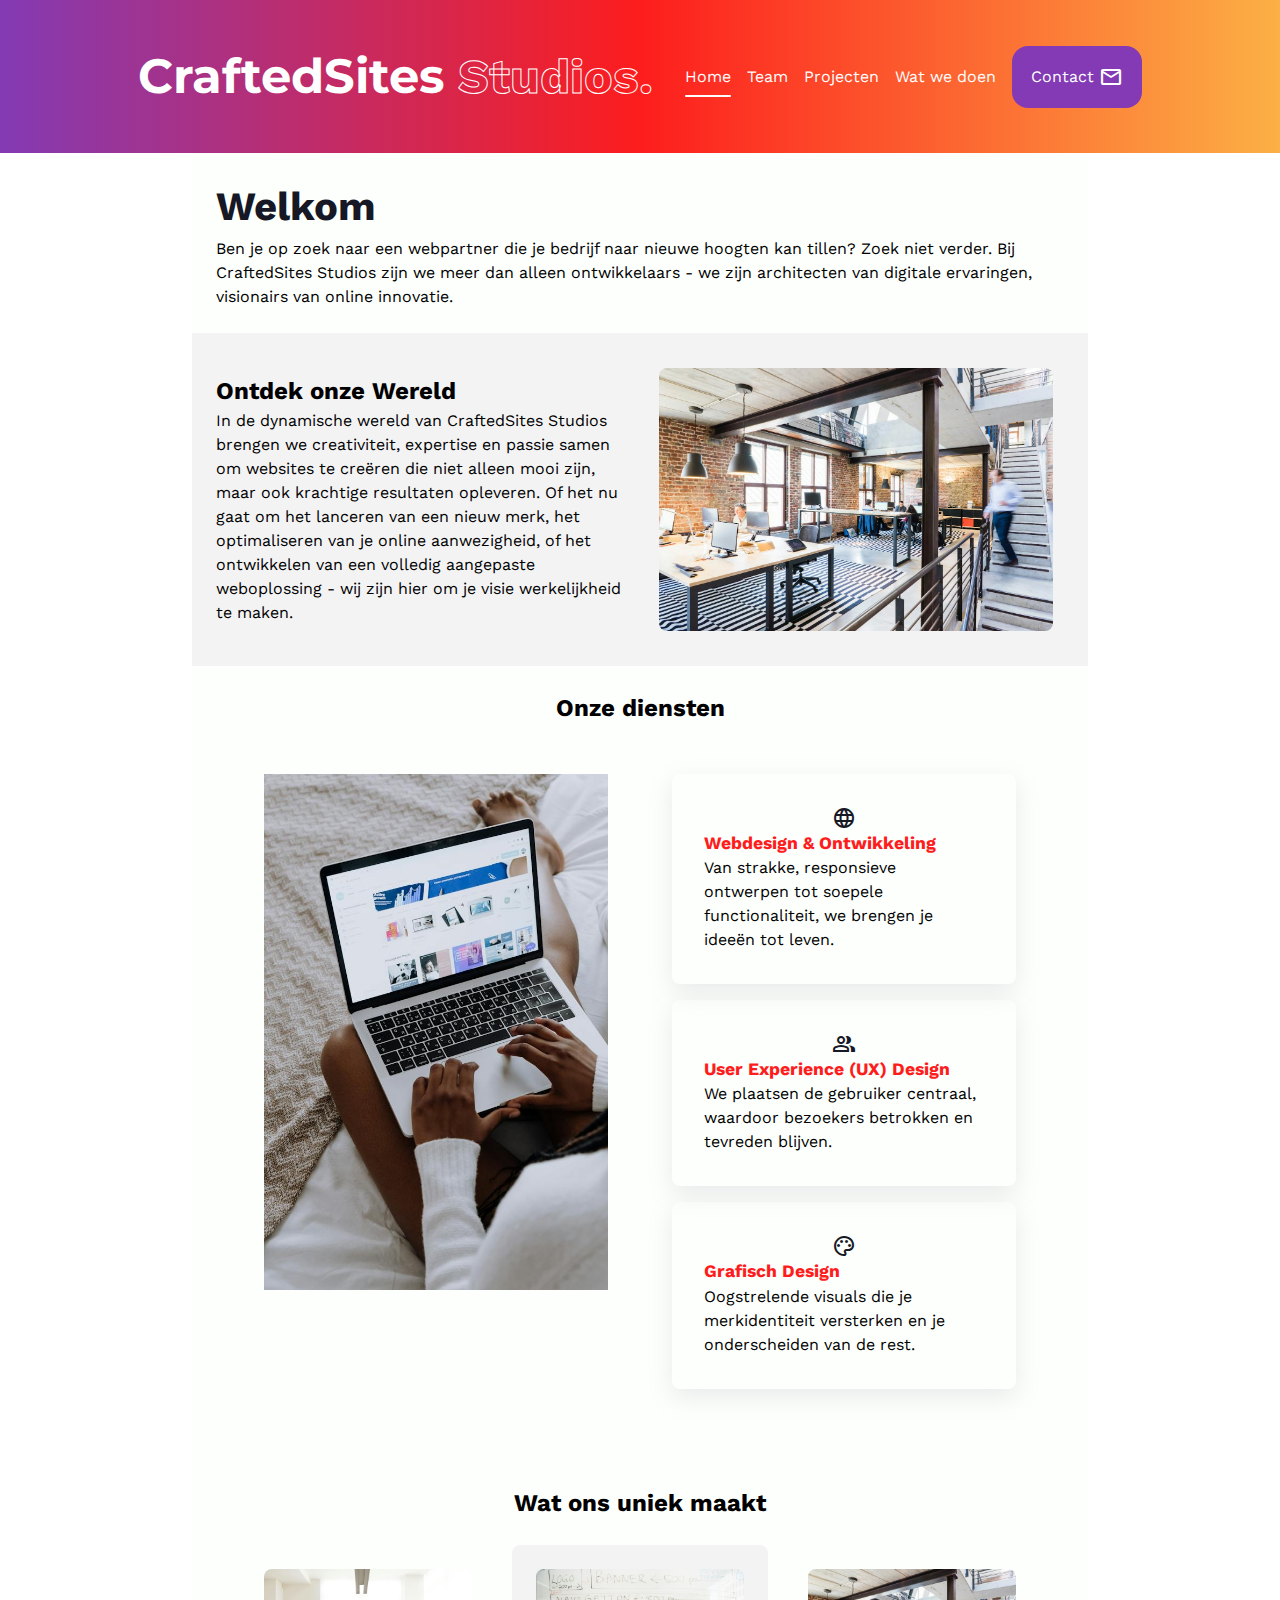
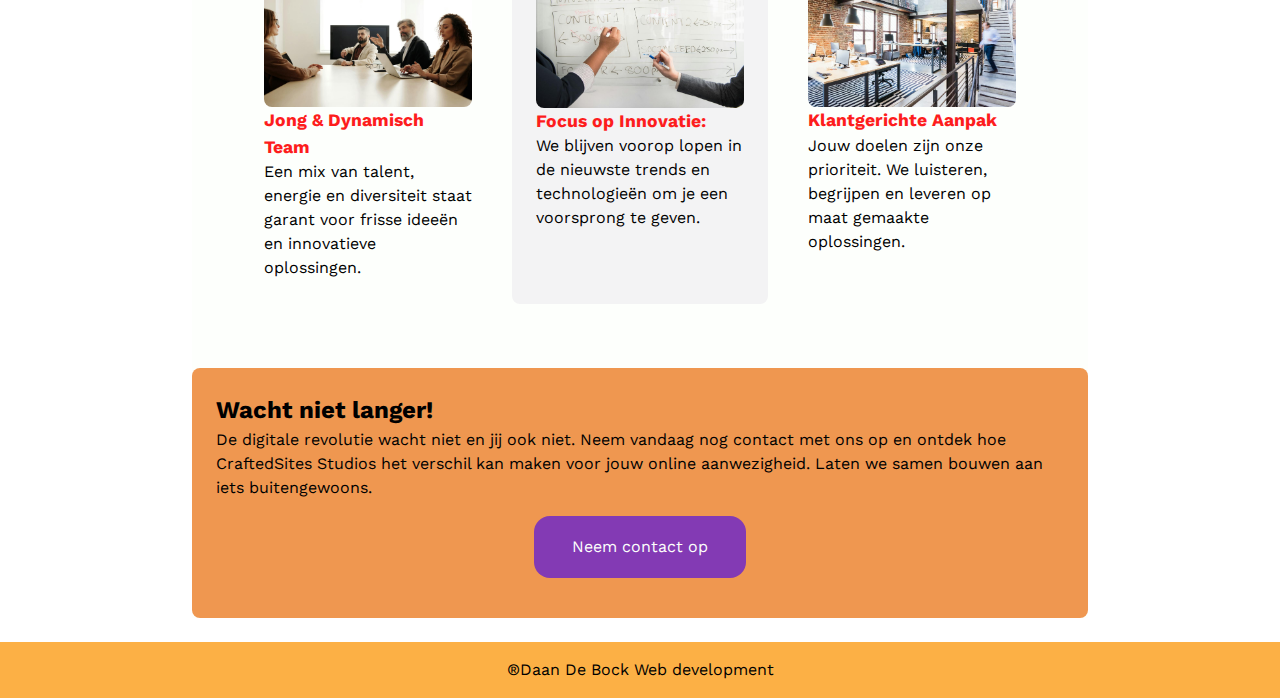
<file: index.html>
<!DOCTYPE html>
<html lang="nl">

<head>
    <meta charset="UTF-8">
    <meta name="viewport" content="width=device-width, initial-scale=1.0">
    <title>Home - CraftedSites Studios</title>
    <link rel="stylesheet" href="css/reset.css">
    <link rel="stylesheet" href="css/core.css">
    <link rel="stylesheet" href="css/style.css">
    <link rel="stylesheet"
        href="https://fonts.googleapis.com/css2?family=Material+Symbols+Outlined:opsz,wght,FILL,GRAD@20..48,100..700,0..1,-50..200" />
</head>

<body>
    <header>
        <h1>CraftedSites <span class="stroke">Studios.</span></h1>
        <nav>
            <a href="index.html" class="navlink-current">Home</a><a href="team.html">Team</a><a
                href="projecten.html">Projecten</a><a href="werkwijze.html">Wat we doen</a><a href="contact.html"
                class="button-contact"> Contact <span class="material-symbols-outlined">
                    mail
                </span></a>
        </nav>
    </header>
    <main>
        <section class="intro">
            <h2>Welkom </h2>
            <p>Ben je op zoek naar een webpartner die je bedrijf naar nieuwe hoogten kan tillen? Zoek niet verder. Bij
                CraftedSites Studios zijn we meer dan alleen ontwikkelaars - we zijn architecten van digitale
                ervaringen, visionairs van online innovatie.
            </p>
        </section>
        <section class="grid grid-col2 section-world">

            <article>
                <h3>Ontdek onze Wereld</h3>
                <p>In de dynamische wereld van CraftedSites Studios brengen we creativiteit, expertise en passie samen
                    om websites te creëren die niet alleen mooi zijn, maar ook krachtige resultaten opleveren. Of het nu
                    gaat om het lanceren van een nieuw merk, het optimaliseren van je online aanwezigheid, of het
                    ontwikkelen van een volledig aangepaste weboplossing - wij zijn hier om je visie werkelijkheid te
                    maken.
                </p>
            </article>

            <section class="world-images">
                <img src="img/office01.jpg" alt="HQ van CraftedSitesStudios">
                <!-- <img src="img/varia05.jpg" alt="vrouw tekent op whiteboard" id="topside"> -->

            </section>

        </section>
        <section class="services">
            <h3>Onze diensten</h3>
            <section class="grid grid-col2">
                <div>
                    <img src="img/eduflow.jpg" alt="">
                </div>
                <section class="services-cards">
                    <article>
                        <p class="icon">
                            <span class="material-symbols-outlined">
                                language
                            </span>
                        </p>
                        <h4>Webdesign & Ontwikkeling</h4>
                        <p>Van strakke, responsieve ontwerpen tot soepele functionaliteit, we brengen je ideeën tot
                            leven.
                        </p>
                    </article>
                    <article>
                        <p class="icon">
                            <span class="material-symbols-outlined">
                                group
                            </span>
                        </p>
                        <h4>User Experience (UX) Design</h4>
                        <p>We plaatsen de gebruiker centraal, waardoor bezoekers betrokken en tevreden blijven.</p>
                    </article>
                    <article>
                        <p class="icon">
                            <span class="material-symbols-outlined">
                                palette
                            </span>
                        </p>
                        <h4>Grafisch Design</h4>
                        <p>Oogstrelende visuals die je merkidentiteit versterken en je onderscheiden van de rest.</p>
                    </article>
                </section>
            </section>

        </section>

        <section class="usp">
            <h3>Wat ons uniek maakt</h3>
            <section class="grid grid-col3 usp-card">
                <section>
                    <img src="img/meeting.jpeg" alt="meeting van CraftedSitesStudios">
                    <h4>Jong & Dynamisch Team</h4>
                    <p>Een mix van talent, energie en diversiteit staat garant voor frisse ideeën en innovatieve
                        oplossingen.</p>
                </section>

                <section>
                    <img src="img/varia03.jpg" alt="">
                    <h4>Focus op Innovatie:</h4>
                    <p>
                        We blijven voorop lopen in de nieuwste trends en technologieën om je een
                        voorsprong te geven.
                    </p>
                </section>
                <section>
                    <img src="img/office01.jpg" alt="">
                    <h4>Klantgerichte Aanpak</h4>
                    <p>
                        Jouw doelen zijn onze prioriteit. We luisteren, begrijpen en leveren op
                        maat
                        gemaakte oplossingen.
                    </p>
                </section>
            </section>
        </section>
        <section class="cta">

            <h3>Wacht niet langer!</h3>
            <p>De digitale revolutie wacht niet en jij ook niet. Neem vandaag nog contact met ons op en ontdek hoe
                CraftedSites Studios het verschil kan maken voor jouw online aanwezigheid. Laten we samen bouwen aan
                iets buitengewoons.
            </p>
            <a href="contact.html" class="button-contact">Neem contact op</a>

        </section>
    </main>
    <footer>
        <p> &reg;Daan De Bock Web development</p>
    </footer>
</body>

</html>
</file>
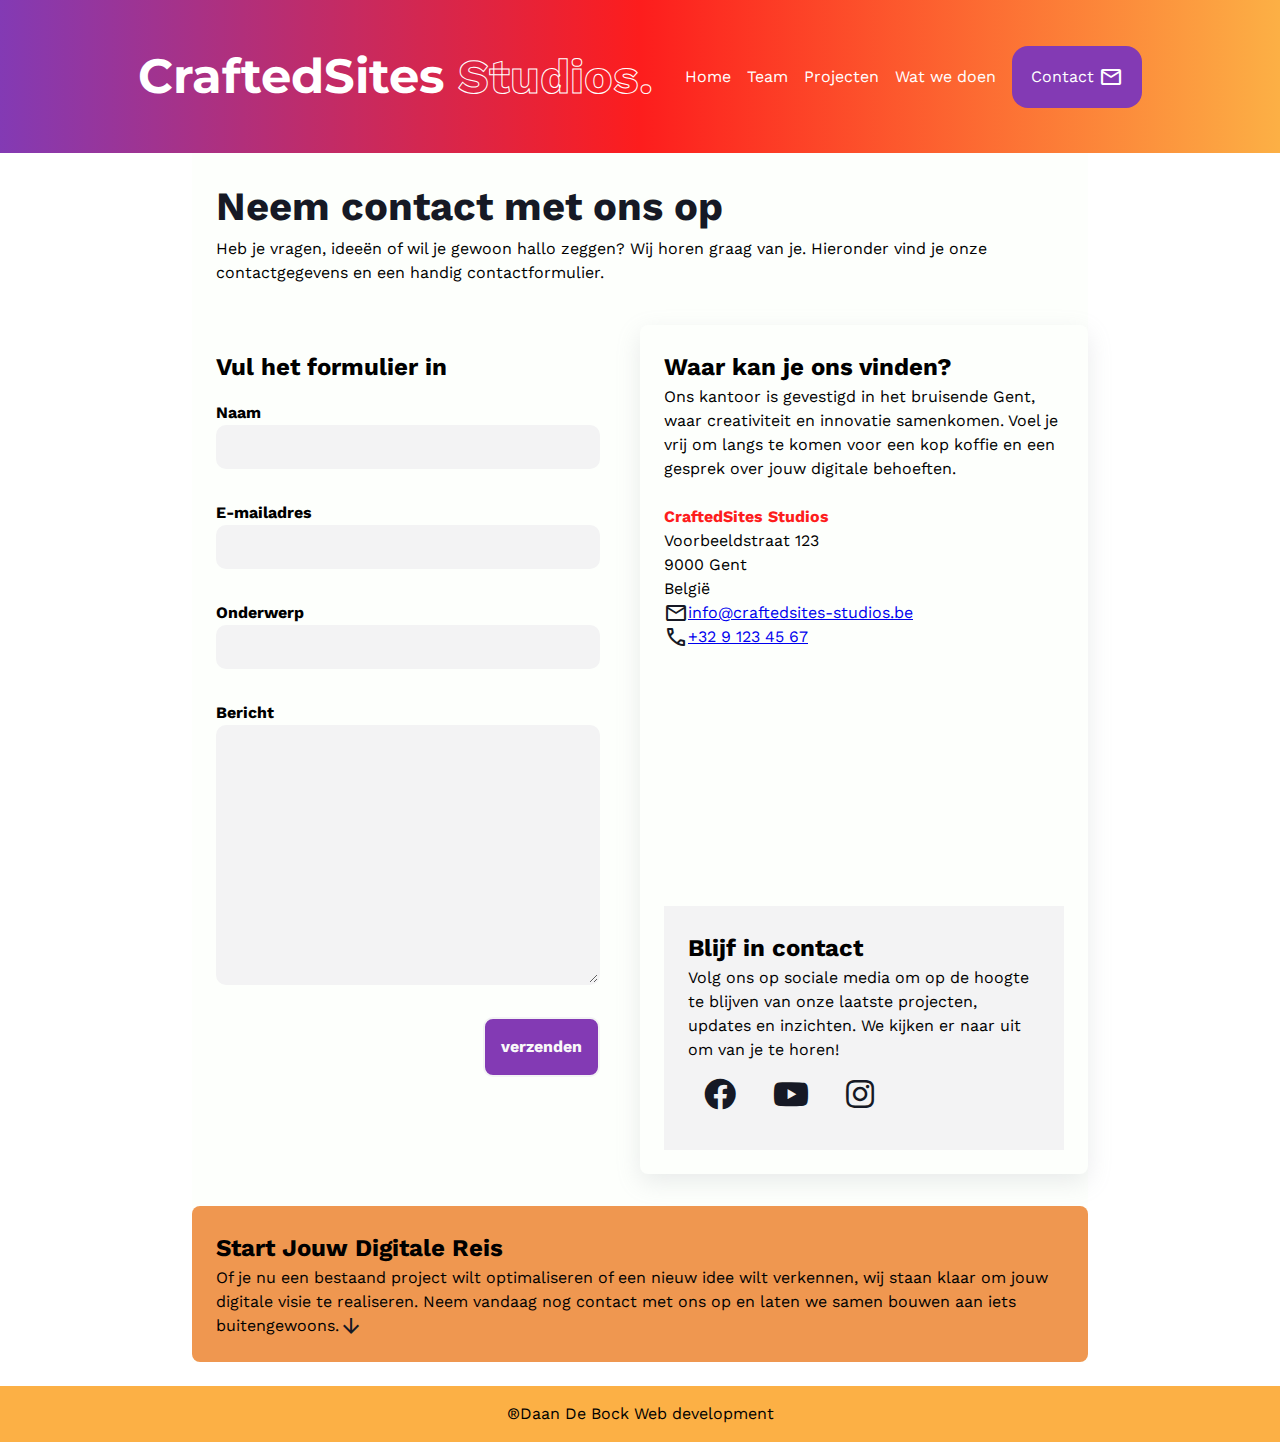
<file: contact.html>
<!DOCTYPE html>
<html lang="nl">

<head>
    <meta charset="UTF-8">
    <meta name="viewport" content="width=device-width, initial-scale=1.0">
    <title>Contact - CraftedSites Studios</title>
    <link rel="stylesheet" href="css/reset.css">
    <link rel="stylesheet" href="css/core.css">
    <link rel="stylesheet" href="css/style.css">
    <link rel="stylesheet"
        href="https://fonts.googleapis.com/css2?family=Material+Symbols+Outlined:opsz,wght,FILL,GRAD@20..48,100..700,0..1,-50..200" />
    <link rel="stylesheet" id="font awesome-css"
        href="https://cdnjs.cloudflare.com/ajax/libs/font-awesome/5.13.0/css/all.min.css?ver=6.3.2" media="all">
</head>

<body>
    <header>
        <h1>CraftedSites <span class="stroke">Studios.</span></h1>
        <nav>
            <a href="index.html">Home</a><a href="team.html">Team</a><a href="projecten.html">Projecten</a><a
                href="werkwijze.html">Wat we doen</a><a href="contact.html" class="button-contact">Contact <span
                    class="material-symbols-outlined">
                    mail
                </span></a>
        </nav>
    </header>
    <main>
        <section class="intro">
            <h2>Neem contact met ons op</h2>
            <p>Heb je vragen, ideeën of wil je gewoon hallo zeggen? Wij horen graag van je. Hieronder vind je onze
                contactgegevens en een handig contactformulier.
            </p>
        </section>
        <section class="grid grid-col2-right contact">
            <section class="form">
                <h3>Vul het formulier in</h3>
                <form action="#">
                    <div class="formgroup">
                        <label for="naam">Naam</label>
                        <input type="text" id="naam" name="naam">
                    </div>
                    <div class="formgroup">
                        <label for="email">E-mailadres</label>
                        <input type="email" id="email" name="email">
                    </div>
                    <div class="formgroup">
                        <label for="onderwerp">Onderwerp</label>
                        <input type="text" id="onderwerp" name="onderwerp">
                    </div>
                    <div class="formgroup">
                        <label for="bericht">Bericht</label>
                        <textarea name="bericht" id="bericht" cols="30" rows="10"></textarea>
                    </div>
                    <div class="formgroup">
                        <input type="submit" value="verzenden" class="button-contact">
                    </div>
                </form>
            </section>
            <section class="address">
                <article>

                    <h3>Waar kan je ons vinden?</h3>
                    <p>Ons kantoor is gevestigd in het bruisende Gent, waar creativiteit en innovatie samenkomen. Voel
                        je vrij om langs te komen voor een kop koffie en een gesprek over jouw digitale behoeften.</p>
                    <address> <br>
                        <span class="title">CraftedSites Studios</span><br>
                        Voorbeeldstraat 123<br>
                        9000 Gent<br>
                        België<br>
                        <a href="mailto:info@craftedsites-studios.be"><span class="material-symbols-outlined">
                                mail
                            </span>info@craftedsites-studios.be</a><br>
                        <a href="tel:+32 9 123 45 67"><span class="material-symbols-outlined">
                                call
                            </span>+32 9 123 45 67</a>
                    </address>
                    <iframe
                        src="https://www.google.com/maps/embed?pb=!1m18!1m12!1m3!1d2509.4752659827573!2d3.6576875905152835!3d51.02584227282801!2m3!1f0!2f0!3f0!3m2!1i1024!2i768!4f13.1!3m3!1m2!1s0x47c3723d4480bf81%3A0x2e860f0fbf157977!2sSyntra!5e0!3m2!1snl!2sbe!4v1705933430883!5m2!1snl!2sbe"
                        width="400" height="250" style="border:0;" allowfullscreen="" loading="lazy"
                        referrerpolicy="no-referrer-when-downgrade"></iframe>
                    <section class="socials">
                        <h3>Blijf in contact</h3>
                        <p>Volg ons op sociale media om op de hoogte te blijven van onze laatste projecten, updates en
                            inzichten. We kijken er naar uit om van je te horen!</p>
                        <p>
                            <a href="https://www.facebook.com/"><i class="fab fa-facebook"></i></a>
                            <a href="https://www.youtube.com/watch?v=dQw4w9WgXcQ"><i class="fab fa-youtube"></i></a>
                            <a href="https://www.instagram.com/"><i class="fab fa-instagram"></i></a>

                        </p>
                    </section>
                </article>

            </section>
        </section>
        <section class="cta">
            <h3>Start Jouw Digitale Reis</h3>
            <p>Of je nu een bestaand project wilt optimaliseren of een nieuw idee wilt verkennen, wij staan
                klaar om jouw digitale visie te realiseren. Neem vandaag nog contact met ons op en laten we
                samen bouwen aan iets buitengewoons.<span class="material-symbols-outlined">
                    arrow_downward
                </span> </p>
        </section>
    </main>
    <footer>
        <p> &reg;Daan De Bock Web development</p>
    </footer>
</body>

</html>
</file>
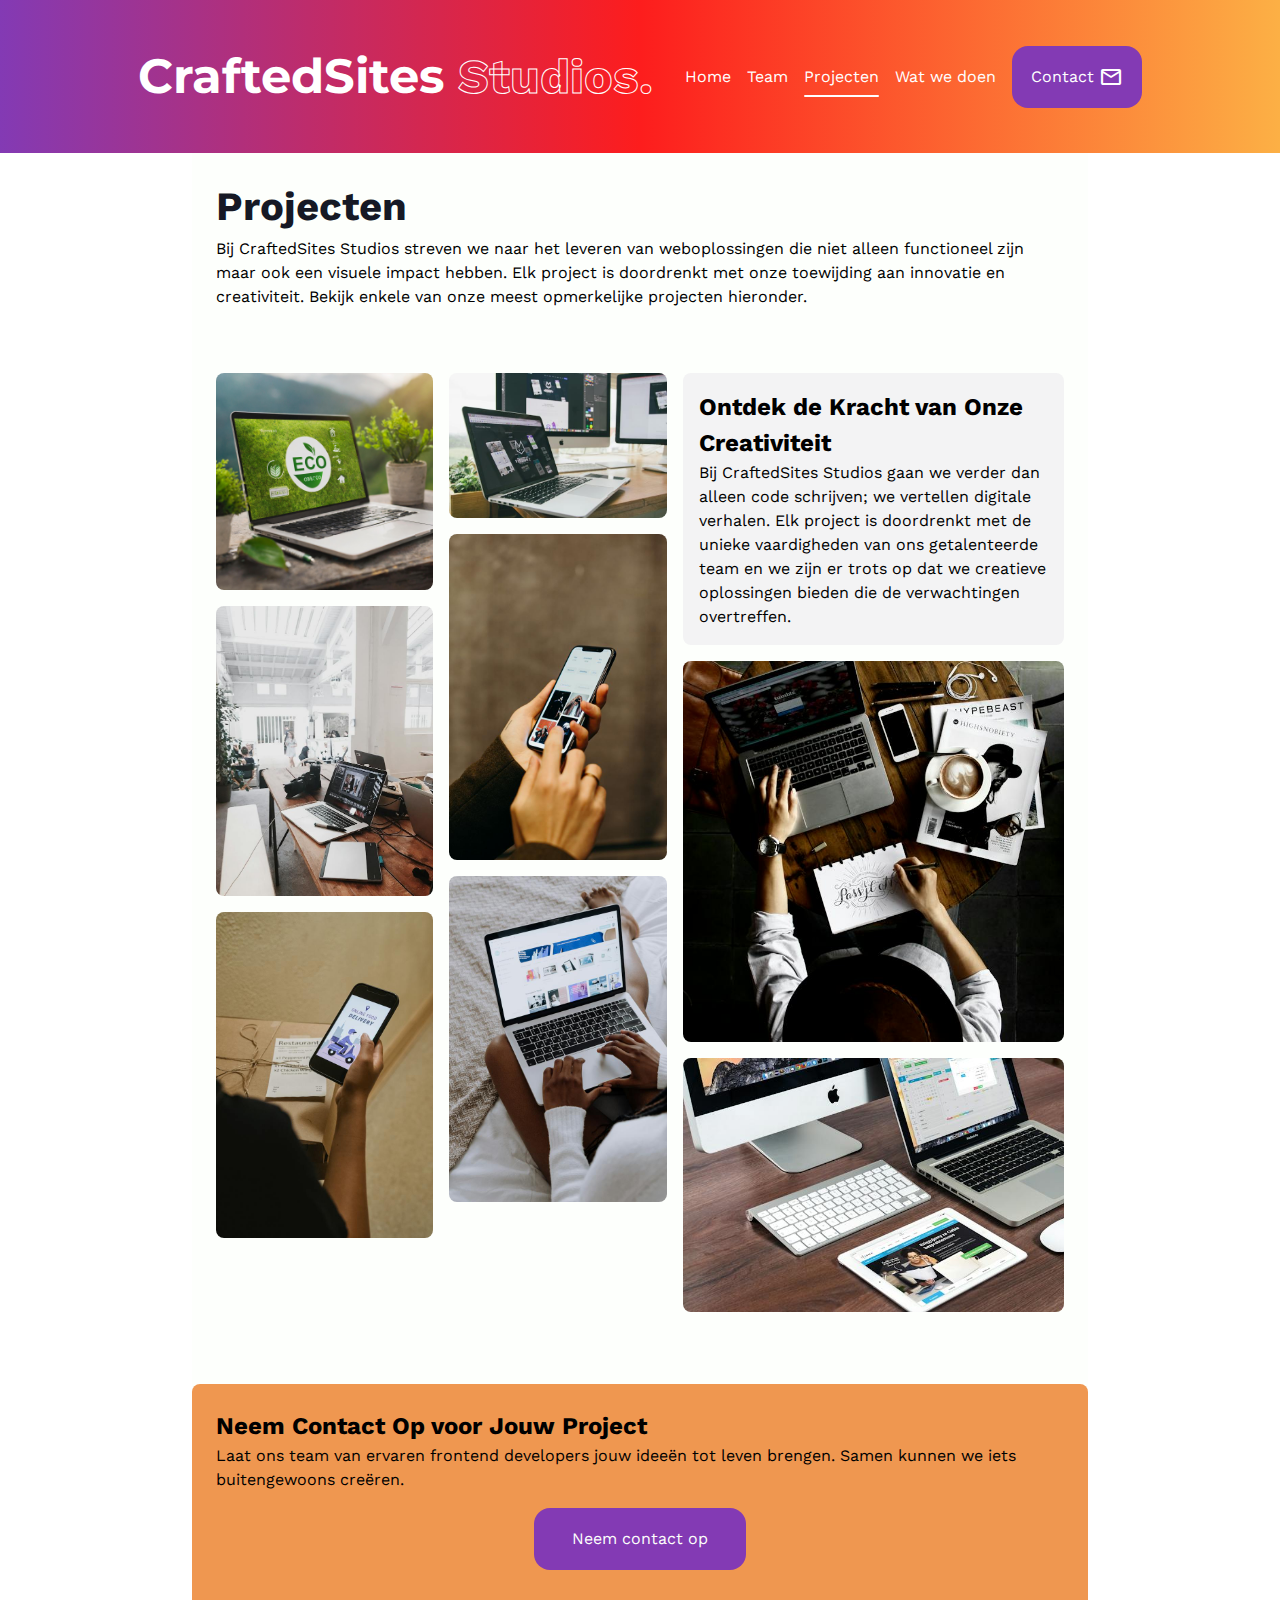
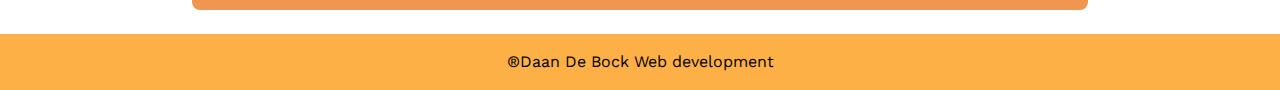
<file: Projecten.html>
<!DOCTYPE html>
<html lang="nl">

<head>
    <meta charset="UTF-8">
    <meta name="viewport" content="width=device-width, initial-scale=1.0">
    <title>Projecten- CraftedSites Studios</title>
    <link rel="stylesheet" href="css/reset.css">
    <link rel="stylesheet" href="css/core.css">
    <link rel="stylesheet" href="css/style.css">
    <link rel="stylesheet"
        href="https://fonts.googleapis.com/css2?family=Material+Symbols+Outlined:opsz,wght,FILL,GRAD@20..48,100..700,0..1,-50..200" />
</head>

<body>
    <header>
        <h1>CraftedSites <span class="stroke">Studios.</span></h1>
        <nav>
            <a href="index.html">Home</a><a href="team.html">Team</a><a href="projecten.html"
                class="navlink-current">Projecten</a><a href="werkwijze.html">Wat we doen</a><a href="contact.html"
                class="button-contact">Contact <span class="material-symbols-outlined">
                    mail
                </span></a>
        </nav>
    </header>
    <main>
        <section class="intro">
            <h2>Projecten</h2>
            <p>Bij CraftedSites Studios streven we naar het leveren van weboplossingen die niet alleen functioneel zijn
                maar ook een visuele impact hebben. Elk project is doordrenkt met onze toewijding aan innovatie en
                creativiteit. Bekijk enkele van onze meest opmerkelijke projecten hieronder.
            </p>
        </section>
        <section id="projects">

            <div>
                <figure>
                    <img src="img/ecoboutique.jpg" alt="eco boutique">
                    <figcaption>
                        <h3>EcoBoutique Website</h3>
                        Een duurzame e-commerce site die elegantie combineert met milieubewustzijn.
                    </figcaption>
                </figure>
                <figure>
                    <img src="img/techtalk.jpg" alt="Tech Talk">
                    <figcaption>
                        <h3>TechTalk Blog Platform</h3>Een dynamisch blogplatform voor de technologiecommunity, met een
                        intuïtieve
                        gebruikerservaring.
                    </figcaption>
                </figure>
                <figure>
                    <img src="img/foodiefinder.jpg" alt="foodie finder">
                    <figcaption>
                        <h3>FoodieFinder App</h3>Een restaurantontdekkingsapp met geavanceerde zoekfunctionaliteit en
                        prachtige visuele
                        presentatie.
                    </figcaption>
                </figure>
            </div>
            <div>
                <figure>
                    <img src="img/craftedspaces.jpg" alt="craftedspaces">
                    <figcaption>
                        <h3>CraftedSpaces</h3>Een visueel verbluffende website die het werk van
                        een interieurdesignstudio in de
                        schijnwerpers zet.
                    </figcaption>
                </figure>

                <figure>
                    <img src="img/eventease.jpg" alt="eventease">
                    <figcaption>
                        <h3>EventEase Evenementen platform</h3>Een all-in-one evenementenplatform met ticketverkoop,
                        planning en interactieve
                        functies.
                    </figcaption>
                    <figure>
                        <img src="img/eduflow.jpg" alt="eduflow">
                        <figcaption>
                            <h3>EduFlow Educatief Platform</h3>Een interactief educatief platform met aangepaste
                            cursussen
                            en geavanceerde
                            leerfunctionaliteiten.
                        </figcaption>
                    </figure>
                </figure>
            </div>
            <div>
                <article id="project-info">
                    <h3>Ontdek de Kracht van Onze Creativiteit</h3>
                    <p>Bij CraftedSites Studios gaan we verder dan alleen code schrijven; we vertellen digitale
                        verhalen. Elk project is doordrenkt met de unieke vaardigheden van ons getalenteerde team en we
                        zijn er trots op dat we creatieve oplossingen bieden die de verwachtingen overtreffen.
                    </p>
                </article>
                <figure>
                    <img src="img/portfolio.jpg" alt="portfolio showcase">
                    <figcaption>
                        <h3>Portfolio Showcase Kunstenaarswebsite</h3>Een online portfolio voor een kunstenaar, met
                        focus op beeldende kunst en
                        tentoonstellingen.
                    </figcaption>
                </figure>
                <figure>
                    <img src="img/healthhub.jpg" alt="Healthhub">
                    <figcaption>
                        <h3>HealthHub Gezondheidsportaal</h3>Een uitgebreid online gezondheidsportaal dat toegang biedt
                        tot medische informatie en
                        diensten.
                    </figcaption>
                </figure>

            </div>

        </section>
        <section class="cta">
            <h3>Neem Contact Op voor Jouw Project</h3>
            <p>Laat ons team van ervaren frontend developers jouw ideeën tot leven brengen. Samen kunnen we iets
                buitengewoons creëren.
            </p>
            <a href="contact.html" class="button-contact">Neem contact op</a>
        </section>



    </main>
    <footer>
        <p> &reg;Daan De Bock Web development</p>
    </footer>
</body>

</html>
</file>
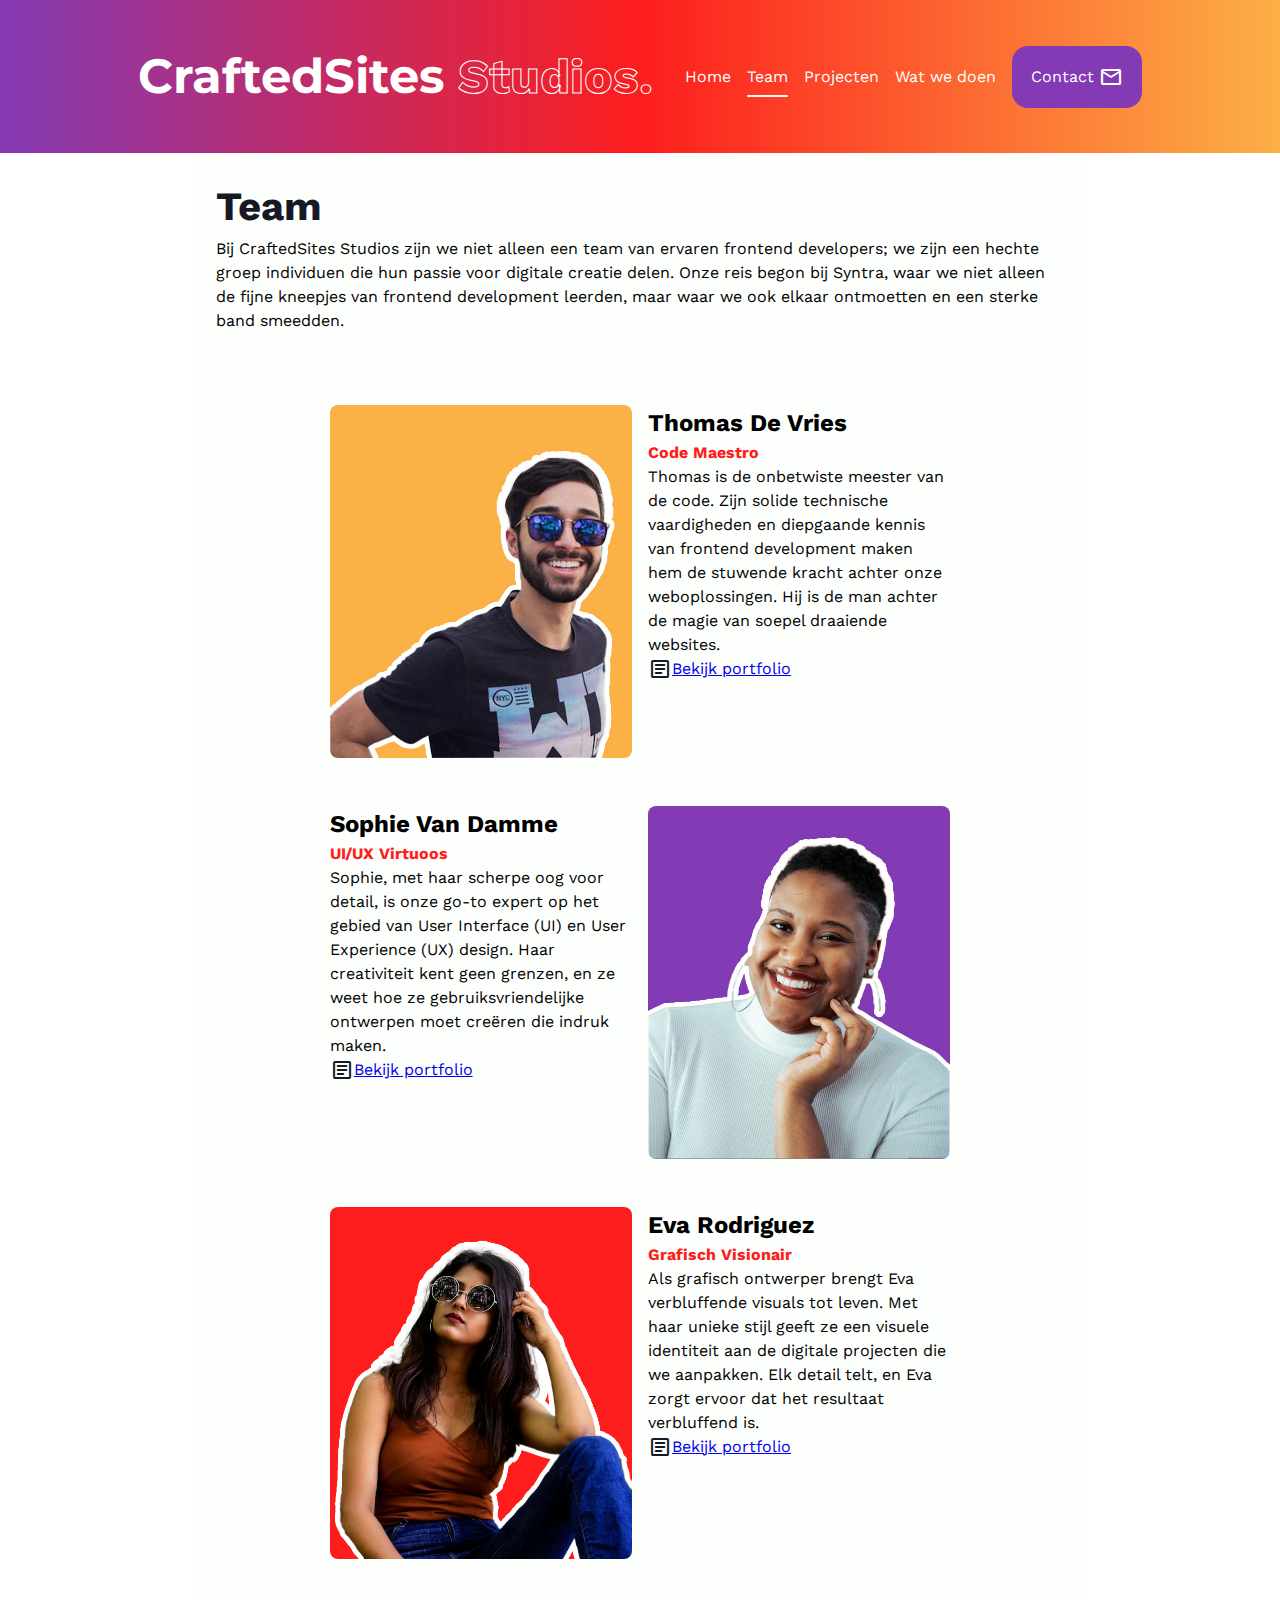
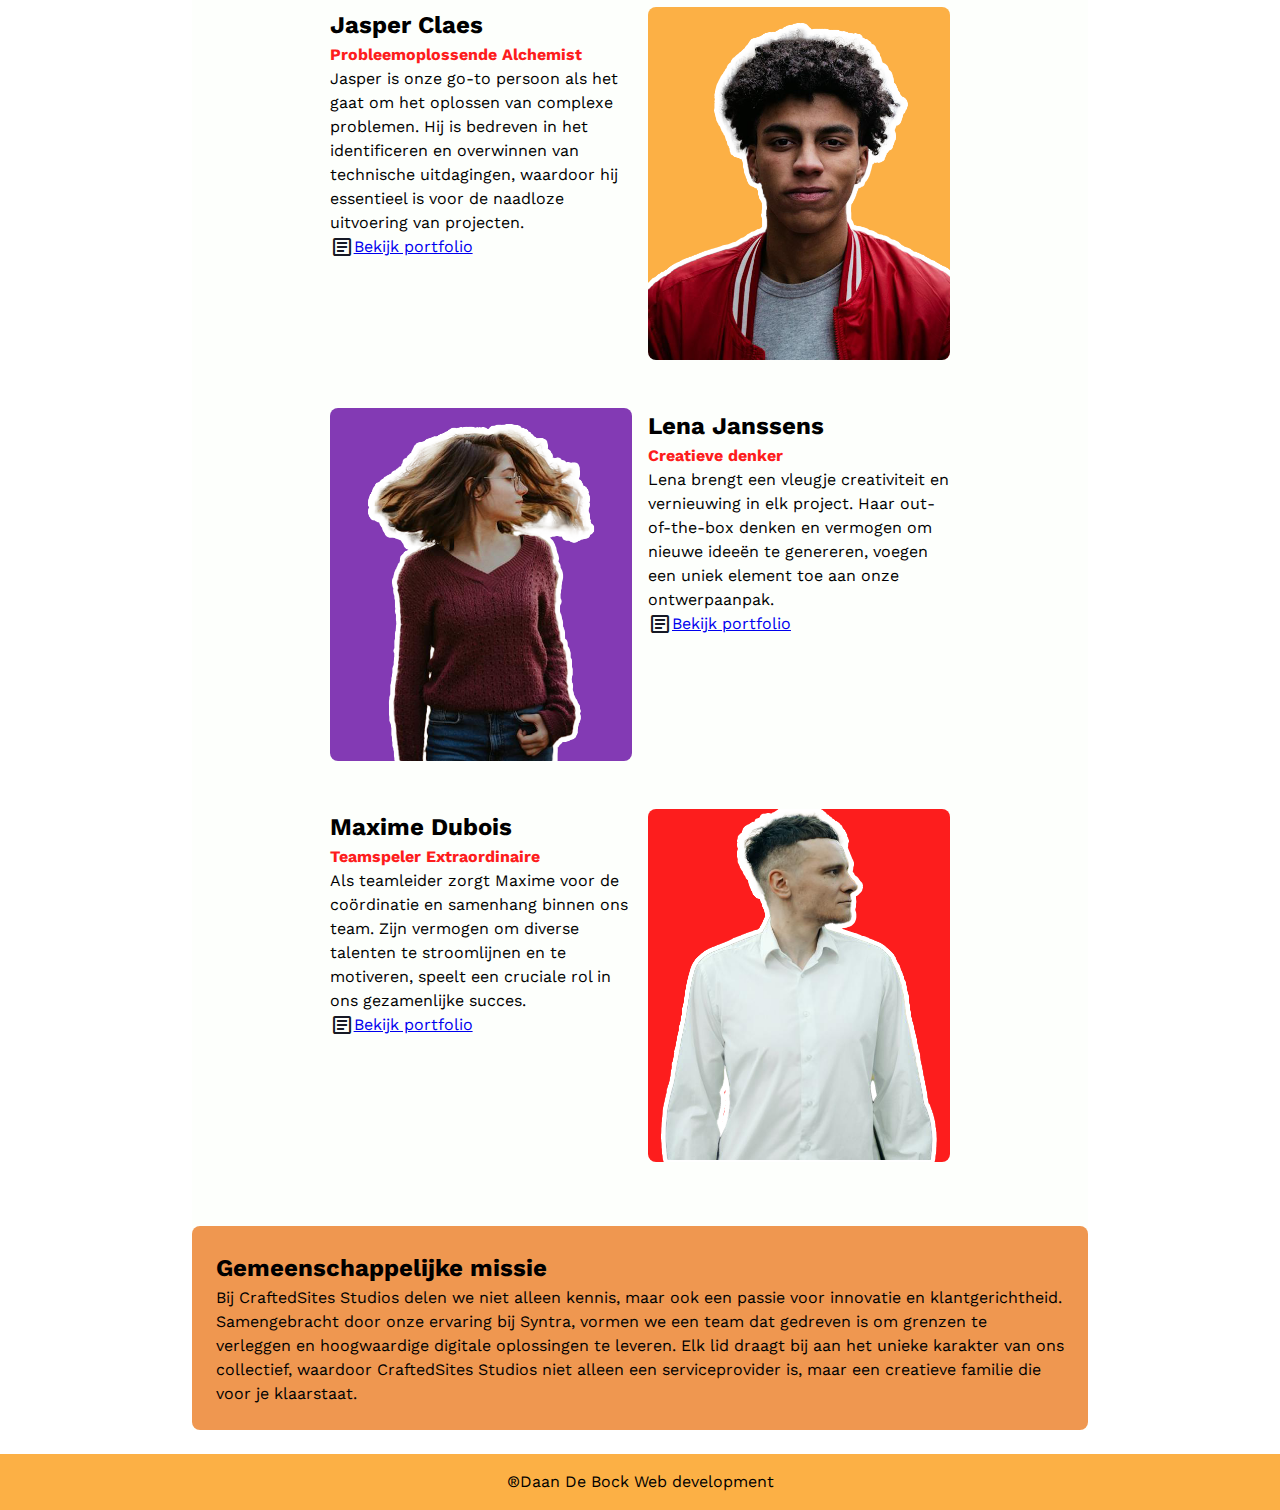
<file: team.html>
<!DOCTYPE html>
<html lang="nl">

<head>
    <meta charset="UTF-8">
    <meta name="viewport" content="width=device-width, initial-scale=1.0">
    <title>Home - CraftedSites Studios</title>
    <link rel="stylesheet" href="css/reset.css">
    <link rel="stylesheet" href="css/core.css">
    <link rel="stylesheet" href="css/style.css">
    <link rel="stylesheet"
        href="https://fonts.googleapis.com/css2?family=Material+Symbols+Outlined:opsz,wght,FILL,GRAD@20..48,100..700,0..1,-50..200" />
</head>

<body>
    <header>
        <h1>CraftedSites <span class="stroke">Studios.</span></h1>
        <nav>
            <a href="index.html">Home</a><a href="team.html" class="navlink-current">Team</a><a
                href="projecten.html">Projecten</a><a href="werkwijze.html">Wat we doen</a><a href="contact.html"
                class="button-contact">Contact <span class="material-symbols-outlined">
                    mail
                </span></a>
        </nav>
    </header>
    <main>
        <section class="intro">
            <h2>Team</h2>
            <p>Bij CraftedSites Studios zijn we niet alleen een team van ervaren frontend developers; we zijn een hechte
                groep individuen die hun passie voor digitale creatie delen. Onze reis begon bij Syntra, waar we niet
                alleen de fijne kneepjes van frontend development leerden, maar waar we ook elkaar ontmoetten en een
                sterke band smeedden.
            </p>

        </section>
        <section class="team">
            <section class="grid grid-col2">
                <img src="img/thomas.jpeg" alt="Thomas De Vries">
                <article>
                    <h3>Thomas De Vries</h3>
                    <p class="function-title">Code Maestro</p>
                    <p>Thomas is de onbetwiste meester van de code. Zijn solide technische vaardigheden en diepgaande
                        kennis van frontend development maken hem de stuwende kracht achter onze weboplossingen. Hij is
                        de man achter de magie van soepel draaiende websites.
                    </p>
                    <a href="https://www.youtube.com/watch?v=dQw4w9WgXcQ"><span class="material-symbols-outlined">
                            article
                        </span>Bekijk portfolio</a>
                </article>
            </section>
            <section class="grid grid-col2">
                <article>
                    <h3>Sophie Van Damme</h3>
                    <p class="function-title">UI/UX Virtuoos</p>
                    <p>Sophie, met haar scherpe oog voor detail, is onze go-to expert op het gebied van User Interface
                        (UI) en User Experience (UX) design. Haar creativiteit kent geen grenzen, en ze weet hoe ze
                        gebruiksvriendelijke ontwerpen moet creëren die indruk maken.
                    </p>
                    <a href="https://www.youtube.com/watch?v=dQw4w9WgXcQ"><span class="material-symbols-outlined">
                            article
                        </span>Bekijk portfolio</a>
                </article>

                <img src="img/sophiephotoshop.jpeg" alt="Sophie Van Damme">

            </section>
            <section class="grid grid-col2">
                <img src="img/eva-photoshop.png" alt="Eva Rodriguez">
                <article>
                    <h3>Eva Rodriguez</h3>
                    <p class="function-title">Grafisch Visionair</p>
                    <p>Als grafisch ontwerper brengt Eva verbluffende visuals tot leven. Met haar unieke stijl geeft ze
                        een visuele identiteit aan de digitale projecten die we aanpakken. Elk detail telt, en Eva zorgt
                        ervoor dat het resultaat verbluffend is.
                    </p>
                    <a href="https://www.youtube.com/watch?v=dQw4w9WgXcQ"><span class="material-symbols-outlined">
                            article
                        </span>Bekijk portfolio</a>
                </article>
            </section>
            <section class="grid grid-col2">
                <article>
                    <h3>Jasper Claes</h3>
                    <p class="function-title">Probleemoplossende Alchemist</p>
                    <p> Jasper is onze go-to persoon als het gaat om het oplossen van complexe problemen. Hij is
                        bedreven in het identificeren en overwinnen van technische uitdagingen, waardoor hij essentieel
                        is voor de naadloze uitvoering van projecten.
                    </p>
                    <a href="https://www.youtube.com/watch?v=dQw4w9WgXcQ"><span class="material-symbols-outlined">
                            article
                        </span>Bekijk portfolio</a>
                </article>

                <img src="img/jasper-photoshop.png" alt="Jasper Claes">
            </section>
            <section class="grid grid-col2">
                <img src="img/Lena-photoshop.png" alt="Lena Janssens">
                <article>
                    <h3>Lena Janssens</h3>
                    <p class="function-title">Creatieve denker</p>
                    <p>Lena brengt een vleugje creativiteit en vernieuwing in elk project. Haar out-of-the-box denken en
                        vermogen om nieuwe ideeën te genereren, voegen een uniek element toe aan onze ontwerpaanpak.
                    </p>
                    <a href="https://www.youtube.com/watch?v=dQw4w9WgXcQ"><span class="material-symbols-outlined">
                            article
                        </span>Bekijk portfolio</a>
                </article>
            </section>
            <section class="grid grid-col2">
                <article>
                    <h3>Maxime Dubois</h3>
                    <p class="function-title">Teamspeler Extraordinaire</p>
                    <p>Als teamleider zorgt Maxime voor de coördinatie en samenhang binnen ons team. Zijn vermogen om
                        diverse talenten te stroomlijnen en te motiveren, speelt een cruciale rol in ons gezamenlijke
                        succes.
                    </p>
                    <a href="https://www.youtube.com/watch?v=dQw4w9WgXcQ"><span class="material-symbols-outlined">
                            article
                        </span>Bekijk portfolio</a>
                </article>

                <img src="img/maxime-photoshop.png" alt="Jasper Claes">
            </section>
        </section>
        <section class="cta">
            <h3>Gemeenschappelijke missie</h3>
            <p>Bij CraftedSites Studios delen we niet alleen kennis, maar ook een passie voor innovatie en
                klantgerichtheid. Samengebracht door onze ervaring bij Syntra, vormen we een team dat gedreven is om
                grenzen te verleggen en hoogwaardige digitale oplossingen te leveren. Elk lid draagt bij aan het unieke
                karakter van ons collectief, waardoor CraftedSites Studios niet alleen een serviceprovider is, maar een
                creatieve familie die voor je klaarstaat.
            </p>
        </section>
    </main>
    <footer>
        <p> &reg;Daan De Bock Web development</p>
    </footer>
</body>

</html>
</file>
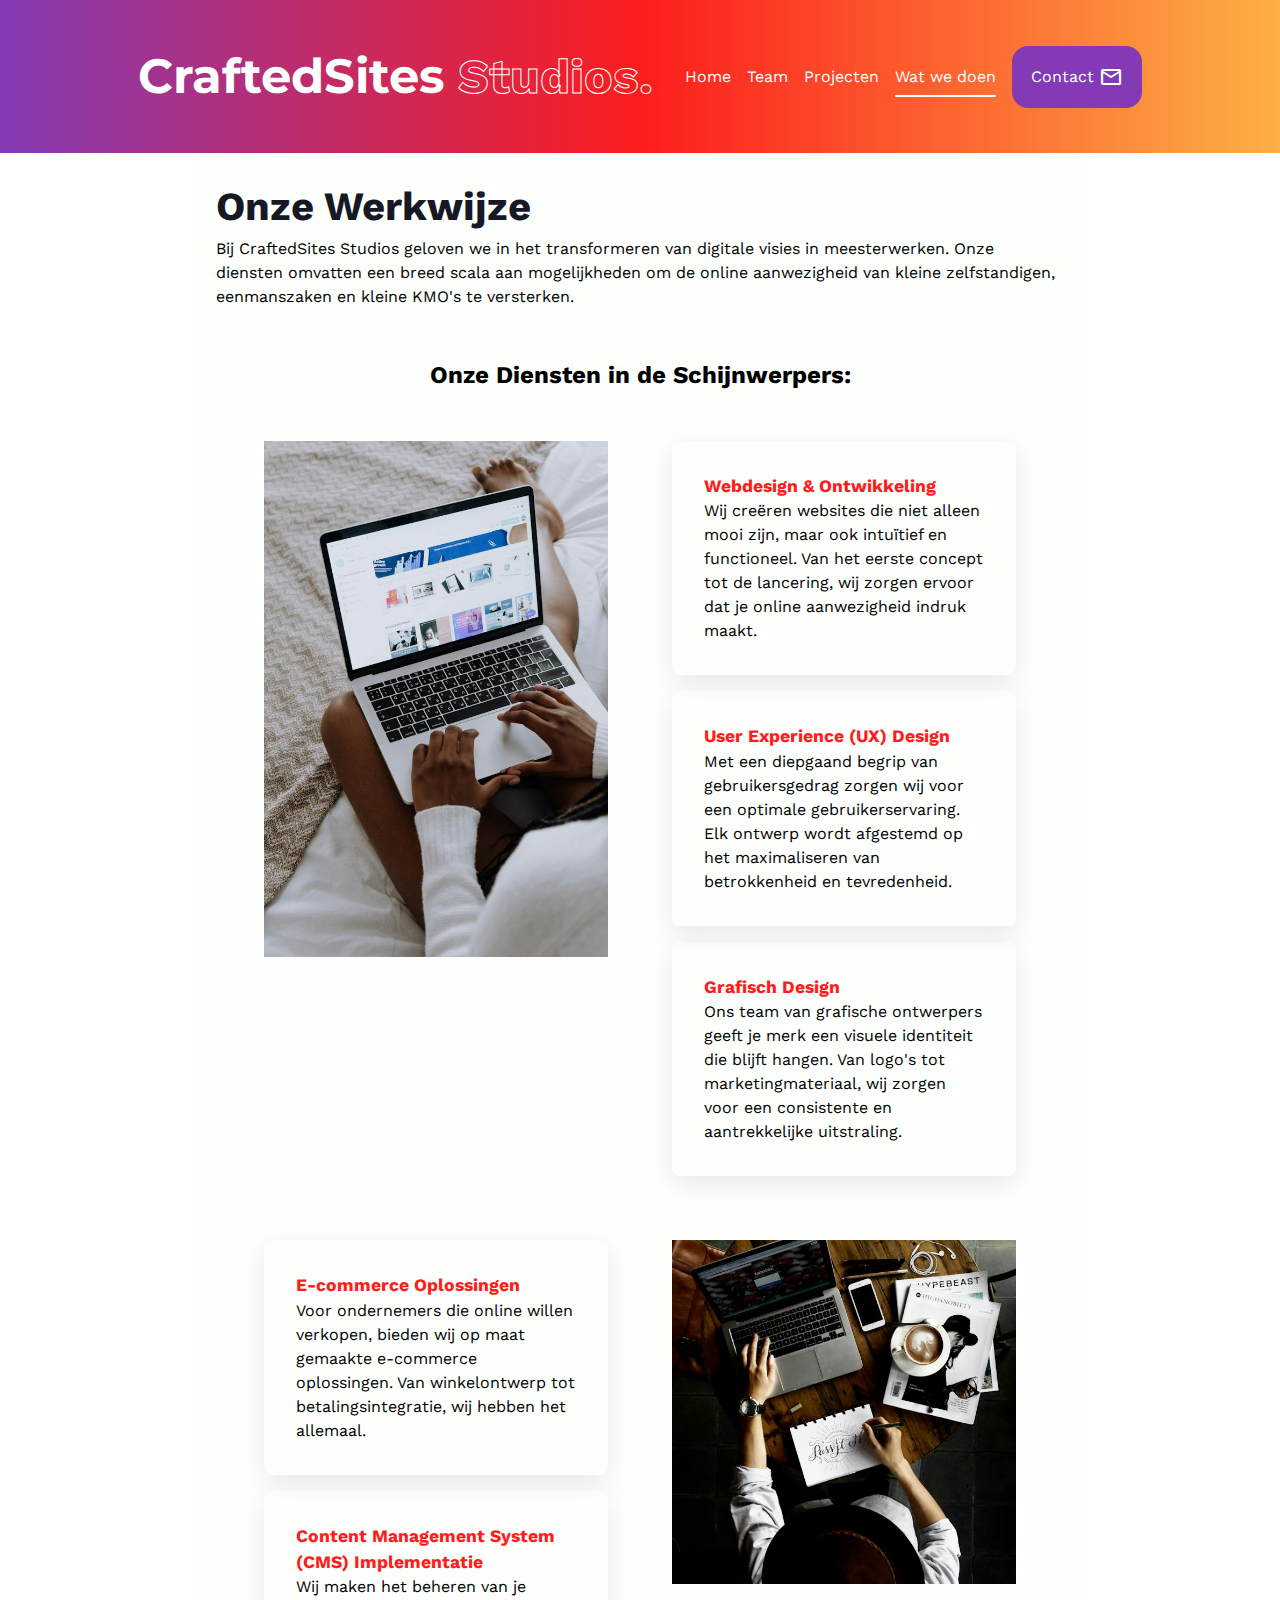
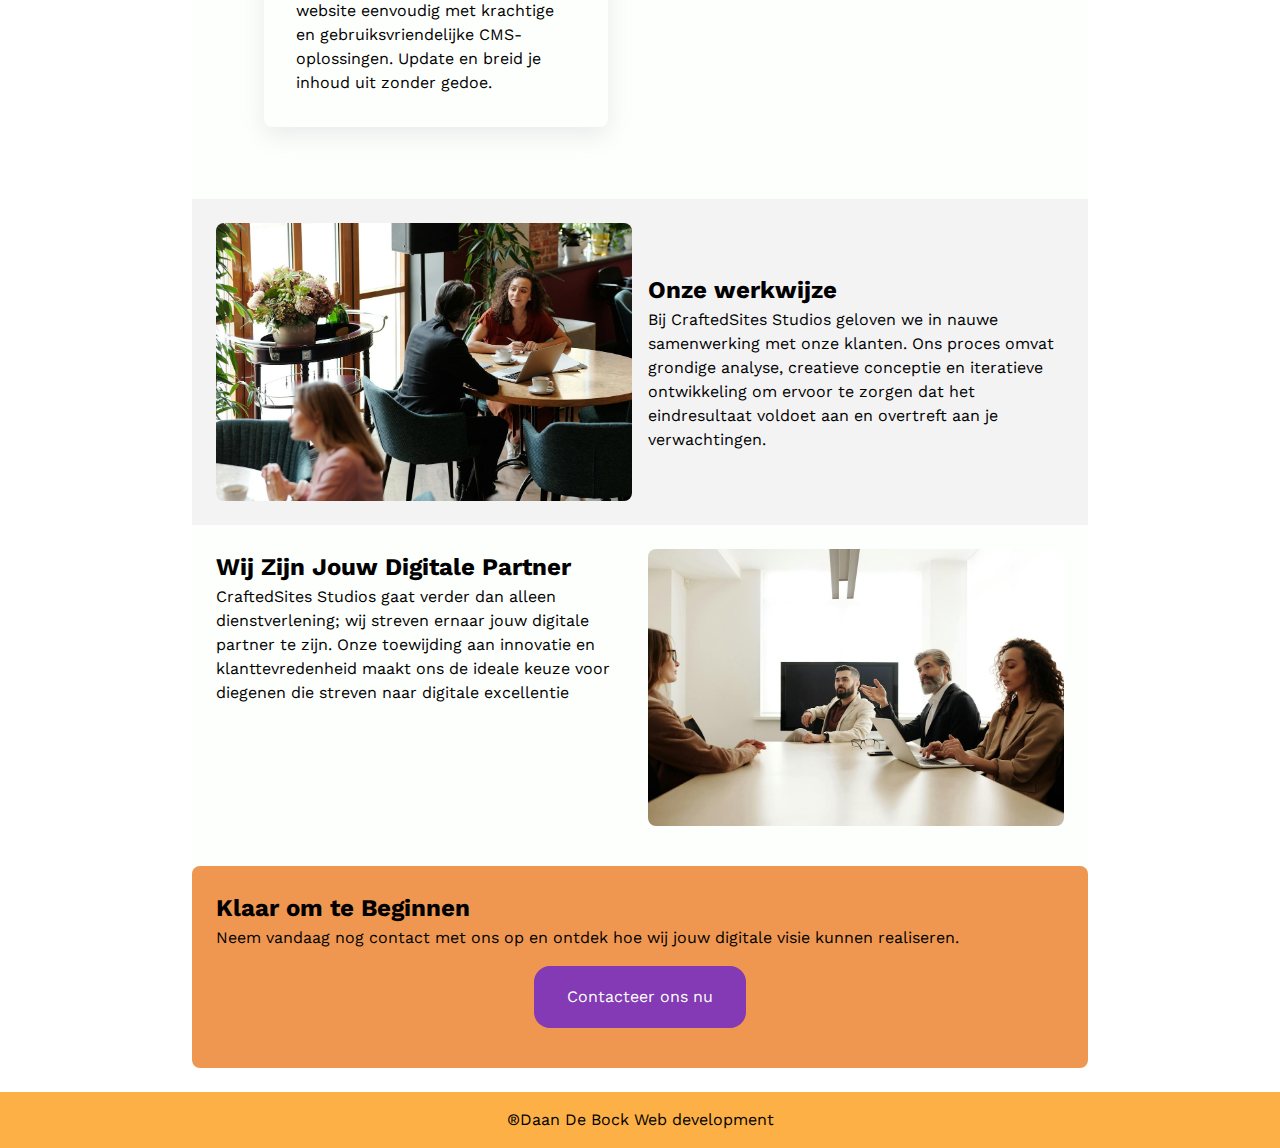
<file: werkwijze.html>
<!DOCTYPE html>
<html lang="nl">

<head>
    <meta charset="UTF-8">
    <meta name="viewport" content="width=device-width, initial-scale=1.0">
    <title>Werkwijze - CraftedSites Studios</title>
    <link rel="stylesheet" href="css/reset.css">
    <link rel="stylesheet" href="css/core.css">
    <link rel="stylesheet" href="css/style.css">
    <link rel="stylesheet"
        href="https://fonts.googleapis.com/css2?family=Material+Symbols+Outlined:opsz,wght,FILL,GRAD@20..48,100..700,0..1,-50..200" />
</head>

<body>
    <header>
        <h1>CraftedSites <span class="stroke">Studios.</span></h1>
        <nav>
            <a href="index.html">Home</a><a href="team.html">Team</a><a href="projecten.html">Projecten</a><a
                href="werkwijze.html" class="navlink-current">Wat we doen</a><a href="contact.html"
                class="button-contact">Contact <span class="material-symbols-outlined">
                    mail
                </span></a>
        </nav>
    </header>
    <main>
        <section class="intro">
            <h2>Onze Werkwijze</h2>
            <p>Bij CraftedSites Studios geloven we in het transformeren van digitale visies in meesterwerken. Onze
                diensten omvatten een breed scala aan mogelijkheden om de online aanwezigheid van kleine zelfstandigen,
                eenmanszaken en kleine KMO's te versterken.
            </p>
        </section>

        <section class="services">
            <h3>Onze Diensten in de Schijnwerpers:
            </h3>
            <section class="grid grid-col2 services">
                <div class="services-cards">
                    <img src="img/eduflow.jpg" alt="">

                </div>
                <section class="services-cards">
                    <article>
                        <h4>Webdesign & Ontwikkeling</h4>
                        <p>Wij creëren websites die niet alleen mooi zijn, maar ook intuïtief en functioneel. Van het
                            eerste
                            concept tot de lancering, wij zorgen ervoor dat je online aanwezigheid indruk maakt.</p>
                    </article>
                    <article>
                        <h4>User Experience (UX) Design</h4>
                        <p>Met een diepgaand begrip van gebruikersgedrag zorgen wij voor een optimale
                            gebruikerservaring.
                            Elk ontwerp wordt afgestemd op het maximaliseren van betrokkenheid en tevredenheid.</p>
                    </article>
                    <article>
                        <h4>Grafisch Design</h4>
                        <p>Ons team van grafische ontwerpers geeft je merk een visuele identiteit die blijft hangen. Van
                            logo's tot marketingmateriaal, wij zorgen voor een consistente en aantrekkelijke
                            uitstraling.
                        </p>
                    </article>

                </section>

                <section class="services-cards">
                    <article>
                        <h4>E-commerce Oplossingen</h4>
                        <p>
                            Voor ondernemers die online willen verkopen, bieden wij op maat gemaakte e-commerce
                            oplossingen.
                            Van
                            winkelontwerp tot betalingsintegratie, wij hebben het allemaal.
                        </p>
                    </article>
                    <article>
                        <h4>Content Management System (CMS) Implementatie</h4>
                        <p>
                            Wij maken het beheren van je website eenvoudig met krachtige en gebruiksvriendelijke
                            CMS-oplossingen. Update en breid je inhoud uit zonder gedoe.
                        </p>
                    </article>
                </section>
                <div>
                    <img src="img/portfolio.jpg" alt="portfolio">
                </div>
            </section>
        </section>
        <section class="grid grid-col2 section-world">
            <img src="img/meeting02.jpeg" alt="">
            <article>
                <h3>Onze werkwijze</h3>
                <p>Bij CraftedSites Studios geloven we in nauwe samenwerking met onze klanten. Ons proces omvat grondige
                    analyse, creatieve conceptie en iteratieve ontwikkeling om ervoor te zorgen dat het eindresultaat
                    voldoet aan en overtreft aan je verwachtingen.
                </p>
            </article>

        </section>
        <section class="grid grid-col2">
            <article>
                <h3>Wij Zijn Jouw Digitale Partner</h3>
                <p>
                    CraftedSites Studios gaat verder dan alleen dienstverlening; wij streven ernaar jouw digitale
                    partner te zijn. Onze toewijding aan innovatie en klanttevredenheid maakt ons de ideale keuze voor
                    diegenen die streven naar digitale excellentie</p>
            </article>
            <img src="img/meeting.jpeg" alt="">
        </section>
        <section class="cta">
            <h3>Klaar om te Beginnen</h3>
            <p>Neem vandaag nog contact met ons op en ontdek hoe wij jouw digitale visie kunnen realiseren.
            </p>
            <a href="contact.html" class="button-contact">Contacteer ons nu</a>
        </section>




    </main>
    <footer>
        <p> &reg;Daan De Bock Web development</p>
    </footer>
</body>

</html>
</file>
<file: css/core.css>
/*colours 
PURPLE: #833ab4;
RED: #fd1d1d;
YELLOW: #fcb045;
BGcolour:  #FDFFFC;
TYPE FONT COLOUR: #161925;
*/
@import url('https://fonts.googleapis.com/css2?family=Montserrat:ital,wght@0,100;0,200;0,300;0,400;0,500;0,600;0,700;0,800;0,900;1,100;1,200;1,300;1,400;1,500;1,600;1,700;1,800;1,900&display=swap');

@import url('https://fonts.googleapis.com/css2?family=Work+Sans:ital,wght@0,100;0,200;0,300;0,400;0,500;0,600;0,700;0,800;0,900;1,100;1,200;1,300;1,400;1,500;1,600;1,700;1,800&display=swap');

* {
    font-family: 'work Sans', sans-serif;
    font-size: 16px;
}

h1 {
    font-family: 'Montserrat', sans-serif;
    font-size: 3rem;
    color: white;
}

h2 {

    font-size: 2.5rem;
    color: #161925;

}

h3 {
    font-size: 1.5rem;

}

h4 {
    font-size: 1.1rem;
    color: #fd1d1d;
}

/* change color when users makes selection */
::selection {
    background-color: #833ab4;
    color: white;
}

img {
    border-radius: 0.5rem;
}
</file>
<file: css/style.css>
/*colours 
PURPLE: #833ab4;
RED: #fd1d1d;
YELLOW: #fcb045;
BGcolour:  #FDFFFC;
ORANGE: #ef9750;
TYPEFONT COLOR: #161925;
*/

/* All the styling for the header */
header {
    background: rgb(131, 58, 180);
    background: linear-gradient(90deg, #833ab4 0%, #fd1d1d 50%, #fcb045 100%);
    display: flex;
    align-items: center;
    justify-content: center;
    padding: 2.5rem;
    gap: 2rem;
}

header nav {
    display: flex;
    gap: 1rem;
    align-items: center;

}

header nav a {
    text-decoration: none;
    font-size: 1rem;
    color: white;
    position: relative;


}

/*header nav a::after,*/
.navlink-current::after {
    content: "";
    background-color: white;
    position: absolute;
    bottom: -0.5rem;
    height: 0.1rem;
    width: 100%;
    border-radius: 1rem;
    left: 0;
    transition: all ease-in-out 500ms;



}



/* CTA button was given a different color / appearance to get user to contact the agency more easily */
.button-contact {
    background-color: #833ab4;
    padding: 1rem;
    border-radius: 1rem;
    transition: all ease-in-out 500ms;
    border: transparent 0.2rem solid;

}

.button-contact:hover {
    background-color: white;
    border: #833ab4 0.2rem solid;
    color: #833ab4;
}

/* align icon to be aligned with the bottom of text */
header nav a.button-contact span.material-symbols-outlined {
    vertical-align: bottom;
}

footer {
    background-color: #fcb045;
    display: flex;
    justify-content: center;
    padding: 1rem;
}

main {
    background-color: #FDFFFC;
    width: 70%;
    margin: 0 auto;
}

main section {
    padding: 1.5rem;
}

/* helper classes */
.grid {
    display: grid;
    gap: 1rem;
}

.grid-col2 {
    grid-template-columns: 1fr 1fr;
}

.grid-col3 {
    grid-template-columns: 1fr 1fr 1fr;
}

.grid-col2-left {
    grid-template-columns: 1fr 5fr;
}

.grid-col2-right {
    grid-template-columns: 3fr 2fr;
}

section.services article {
    box-shadow: rgba(149, 157, 165, 0.2) 0px 8px 24px;
    padding: 1rem;
    transition: all ease-in-out 300ms;
    border-radius: 0.5rem;

}

section.services article:hover {
    background-color: white;
    box-shadow: rgba(149, 157, 165, 0.2) 0px 20px 150px;

}

section.services h3,
section.usp h3 {
    text-align: center;

}

section.services article p.icon {
    text-align: center;

}

section.team p.function-title {
    color: #fd1d1d;
    font-weight: bold;
}

section.team {
    max-width: 80%;
    margin: 0 auto;
}

.stroke {
    -webkit-text-fill-color: transparent;
    -webkit-text-stroke-width: 1px;
    font-size: 3rem;
}

.world-images {
    position: relative;
    top: 0;
    left: 0;

    border-radius: 0.5rem;
    padding: 0.7rem;


}



.world-images img {
    border-radius: 0.5rem;
}

main section.team section img {
    border-radius: 0.5rem;
}

main section.cta {
    background-color: #ef9750;
    margin-bottom: 1.5rem;
    border-radius: 0.5rem;
    display: flex;
    flex-direction: column;



}

main section.cta a.button-contact {
    width: 25%;
    text-align: center;
    text-decoration: none;
    color: #FDFFFC;
    padding: 1rem;
    margin-top: 1rem;

    margin: 1rem auto;


}

main section.cta a.button-contact:hover {
    color: #833ab4;
}


main section#projects {
    display: grid;
    grid-template-columns: auto auto auto;
    gap: 1rem;
}

main section#projects img {
    border-radius: 0.5rem;
}

main section#projects figure {

    position: relative;
    margin: 1rem 0;


}

main section#projects figure img {
    width: 100%;
    height: auto;

}

main section#projects figure figcaption {
    position: absolute;
    left: 0;
    top: 0;
    right: 1rem;
    padding: 1rem;
    background-color: #fcb045;
    opacity: 0;
    transition: opacity 500ms ease-in-out;
    width: 100%;
    height: 100%;

}

main section#projects figure:nth-child(1) figcaption {
    background-color: #fd1d1d;
}

main section#projects figure figcaption:hover {
    opacity: 1;

}

main section#projects div {
    margin-bottom: 1rem;
}

/* afwisselend 1 van de drie basiskleuren van de website gebruiken om het interessanter te maken */
main section#projects div figure:nth-child(3) figcaption,
main section#projects div:nth-child(3) figure:nth-child(1) figcaption,
main section#projects div:nth-child(2) figure:nth-child(2) figcaption {
    background-color: #833ab4;
}

main section#projects div:nth-child(2) figure:nth-child(1) figcaption {
    background-color: #fcb045;
}

main section#projects div:nth-child(2) figure:nth-child(3) figcaption,
main section#projects div:nth-child(3) figure:nth-child(2) figcaption {
    background-color: #fd1d1d;
}

main section#projects article#project-info {
    border-radius: 0.5rem;
    margin-top: 1rem;
    background-color: #F3F3F4;
    padding: 1rem;
}

main form div.formgroup {
    display: flex;
    flex-direction: column;
    padding: 1rem 0;

}

main form div.formgroup label {
    font-weight: bold;
}

main form div.formgroup input,
main form div.formgroup textarea {
    border: 2px #F3F3F4 solid;
    background-color: #F3F3F4;
    border-radius: 10px;
    padding: 0.5rem;

}

main form div.formgroup input[type="submit"] {
    align-self: flex-end;
    background-color: #833ab4;
    color: #F9F9F9;
    transition: all 300ms ease-in-out;
    font-weight: bold;
    padding: 1rem;
}

main form div.formgroup input:focus,
main form div.formgroup textarea:focus {
    background-color: white;
    border: 1px solid;
}

section.contact {
    padding: 1rem 0;
}

section.contact address {
    font-style: normal;

}

section.contact section.address {
    box-shadow: rgba(149, 157, 165, 0.2) 0px 8px 24px;
    border-radius: 0.5rem;
}

span.title {
    color: #fd1d1d;
    font-weight: bold;
}

section.contact address a span,
p span.material-symbols-outlined,
main section.team span.material-symbols-outlined {
    vertical-align: bottom;
    color: #161925;
}

section.cta {
    margin-top: 1rem;
}

section.socials i {

    padding: 1rem;
    font-size: 2rem;
    color: #161925;
}

iframe {
    padding: 2rem 0;
}

.services-card {
    border-radius: 0.5rem;
    padding: 1rem;

}

.usp-card section {
    transition: all 500ms ease-in-out;
}

.usp-card section:nth-child(2) {
    background-color: #F3F3F4;
    border-radius: 0.5rem;
}

.usp-card section:hover {
    box-shadow: rgba(149, 157, 165, 0.2) 0px 8px 24px;

}

.section-world {
    background-color: #F3F3F4;
}

.section-world article {
    display: flex;
    flex-direction: column;
    justify-content: center;
}

.socials {
    background-color: #F3F3F4;
}

section.services section.services-cards {
    display: flex;
    flex-direction: column;
    gap: 1rem;
    justify-content: space-between;
}

section.services section.services-cards article {
    padding: 2rem;
}

section.services img {
    padding: 1.5rem;

}
</file>
